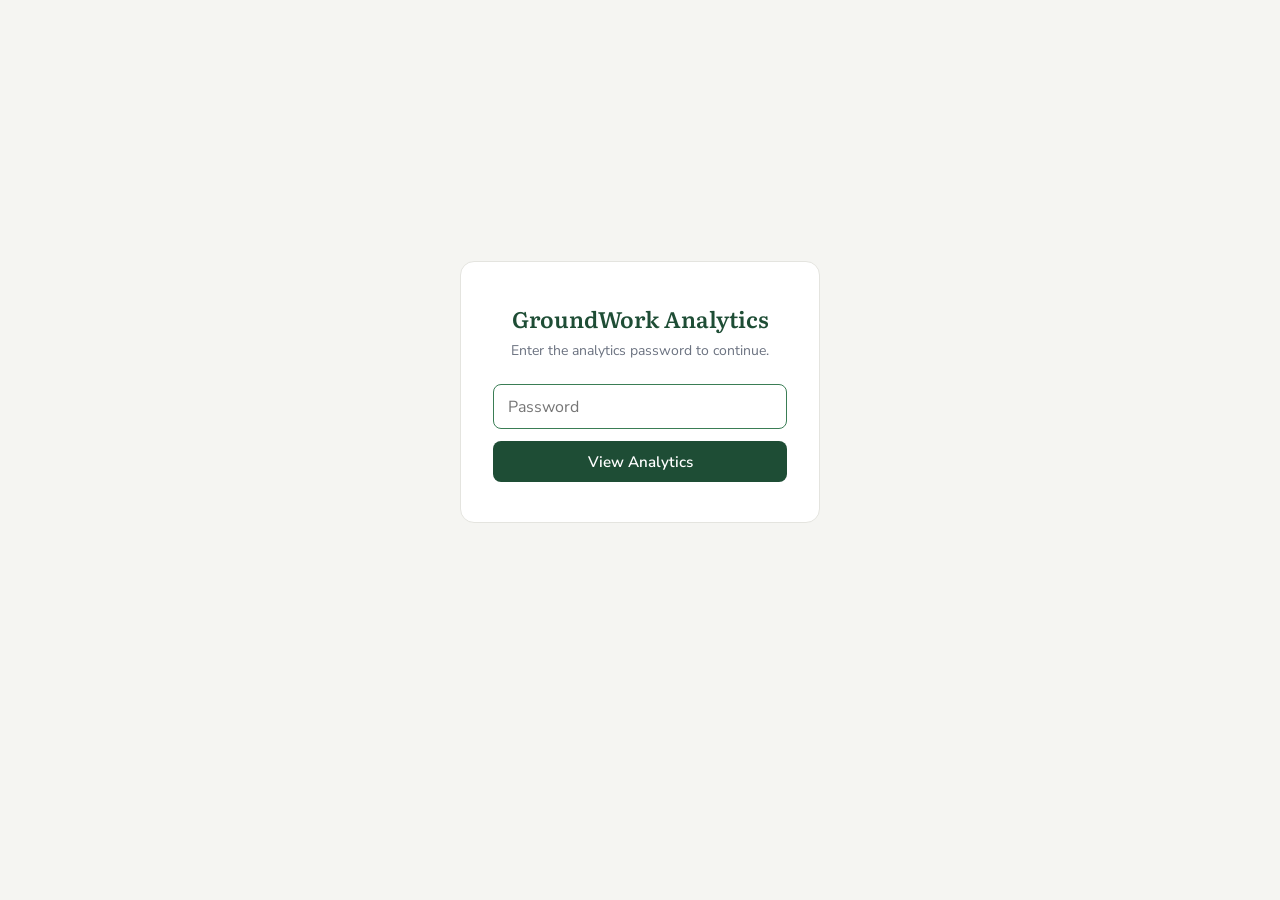
<file: frontend/analytics.html>
<!DOCTYPE html>
<html lang="en">
  <head>
    <meta charset="UTF-8" />
    <meta name="viewport" content="width=device-width, initial-scale=1.0" />
    <title>GroundWork — Analytics</title>
    <link rel="preconnect" href="https://fonts.googleapis.com" />
    <link rel="preconnect" href="https://fonts.gstatic.com" crossorigin />
    <link
      href="https://fonts.googleapis.com/css2?family=Literata:ital,opsz,wght@0,7..72,300..700;1,7..72,300..700&family=Nunito+Sans:wght@400;600;700&display=swap"
      rel="stylesheet"
    />
    <style>
      *, *::before, *::after { box-sizing: border-box; margin: 0; padding: 0; }

      body {
        font-family: "Nunito Sans", sans-serif;
        background: #f5f5f2;
        color: #1a1a18;
        min-height: 100vh;
        padding: 2rem 1rem 4rem;
      }

      /* ── Login ── */
      .login-wrap {
        display: flex;
        align-items: center;
        justify-content: center;
        min-height: 80vh;
      }
      .login-card {
        background: #fff;
        border: 1px solid #e4e4df;
        border-radius: 14px;
        padding: 2.5rem 2rem;
        width: 100%;
        max-width: 360px;
        text-align: center;
      }
      .login-card h1 {
        font-family: "Literata", serif;
        font-size: 1.4rem;
        font-weight: 600;
        color: #1e4d35;
        margin-bottom: 0.4rem;
      }
      .login-card p {
        font-size: 0.875rem;
        color: #6b7280;
        margin-bottom: 1.5rem;
      }
      .login-input {
        width: 100%;
        padding: 0.65rem 0.9rem;
        border: 1px solid #d1d5db;
        border-radius: 8px;
        font-size: 1rem;
        font-family: inherit;
        margin-bottom: 0.75rem;
        outline: none;
        transition: border-color 0.15s;
      }
      .login-input:focus { border-color: #3a7d55; }
      .login-btn {
        width: 100%;
        padding: 0.65rem;
        background: #1e4d35;
        color: #fff;
        border: none;
        border-radius: 8px;
        font-size: 0.95rem;
        font-family: inherit;
        font-weight: 600;
        cursor: pointer;
        transition: background 0.15s;
      }
      .login-btn:hover { background: #2a6347; }
      .login-error {
        margin-top: 0.75rem;
        font-size: 0.85rem;
        color: #dc2626;
      }

      /* ── Dashboard ── */
      .page-header {
        max-width: 900px;
        margin: 0 auto 2.5rem;
        display: flex;
        align-items: baseline;
        gap: 1rem;
        flex-wrap: wrap;
      }
      .page-header h1 {
        font-family: "Literata", serif;
        font-size: 1.75rem;
        font-weight: 600;
        color: #1e4d35;
      }
      .page-header a {
        font-size: 0.85rem;
        color: #3a7d55;
        text-decoration: none;
      }
      .page-header a:hover { text-decoration: underline; }
      .header-actions { margin-left: auto; display: flex; gap: 0.5rem; }
      .btn-sm {
        padding: 0.4rem 1rem;
        border: none;
        border-radius: 6px;
        font-size: 0.85rem;
        font-family: inherit;
        cursor: pointer;
      }
      .btn-primary { background: #1e4d35; color: #fff; }
      .btn-primary:hover { background: #2a6347; }
      .btn-ghost { background: transparent; color: #6b7280; border: 1px solid #d1d5db; }
      .btn-ghost:hover { background: #f3f3f0; }

      .grid {
        max-width: 900px;
        margin: 0 auto;
        display: grid;
        grid-template-columns: repeat(auto-fit, minmax(200px, 1fr));
        gap: 1rem;
        margin-bottom: 1.5rem;
      }
      .card {
        background: #fff;
        border-radius: 12px;
        padding: 1.25rem 1.5rem;
        border: 1px solid #e4e4df;
      }
      .stat-card .label {
        font-size: 0.78rem;
        font-weight: 700;
        text-transform: uppercase;
        letter-spacing: 0.06em;
        color: #6b7280;
        margin-bottom: 0.35rem;
      }
      .stat-card .value {
        font-family: "Literata", serif;
        font-size: 2.2rem;
        font-weight: 600;
        color: #1e4d35;
        line-height: 1;
      }
      .stat-card .sub { font-size: 0.8rem; color: #6b7280; margin-top: 0.3rem; }

      .section { max-width: 900px; margin: 0 auto 1.5rem; }
      .section-title {
        font-size: 0.78rem;
        font-weight: 700;
        text-transform: uppercase;
        letter-spacing: 0.06em;
        color: #6b7280;
        margin-bottom: 0.75rem;
      }

      .bar-list { display: flex; flex-direction: column; gap: 0.5rem; }
      .bar-row {
        display: grid;
        grid-template-columns: 9rem 1fr 3rem;
        align-items: center;
        gap: 0.6rem;
        font-size: 0.875rem;
      }
      .bar-row .key {
        white-space: nowrap;
        overflow: hidden;
        text-overflow: ellipsis;
        color: #374151;
        font-weight: 600;
      }
      .bar-track { background: #e9ede9; border-radius: 4px; height: 8px; overflow: hidden; }
      .bar-fill {
        height: 100%;
        background: #3a7d55;
        border-radius: 4px;
        transition: width 0.4s ease;
      }
      .bar-row .count { text-align: right; color: #6b7280; font-size: 0.82rem; }

      .two-col {
        max-width: 900px;
        margin: 0 auto 1.5rem;
        display: grid;
        grid-template-columns: 1fr 1fr;
        gap: 1rem;
      }
      @media (max-width: 600px) { .two-col { grid-template-columns: 1fr; } }

      .event-table { width: 100%; border-collapse: collapse; font-size: 0.875rem; }
      .event-table th {
        text-align: left;
        font-size: 0.75rem;
        font-weight: 700;
        text-transform: uppercase;
        letter-spacing: 0.05em;
        color: #9ca3af;
        padding-bottom: 0.5rem;
        border-bottom: 1px solid #e4e4df;
      }
      .event-table td {
        padding: 0.45rem 0;
        border-bottom: 1px solid #f3f3f0;
        color: #374151;
      }
      .event-table td:last-child { text-align: right; color: #6b7280; }

      .feedback-summary {
        display: flex;
        gap: 1rem;
        margin-bottom: 1rem;
        flex-wrap: wrap;
      }
      .feedback-stat {
        flex: 1;
        min-width: 120px;
        background: #f9faf9;
        border: 1px solid #e4e4df;
        border-radius: 8px;
        padding: 0.75rem 1rem;
        text-align: center;
      }
      .feedback-stat .fs-value {
        font-family: "Literata", serif;
        font-size: 1.6rem;
        font-weight: 600;
        color: #1e4d35;
        line-height: 1;
      }
      .feedback-stat .fs-label {
        font-size: 0.75rem;
        color: #6b7280;
        margin-top: 0.2rem;
      }
      .feedback-asp-row {
        display: grid;
        grid-template-columns: 9rem 1fr auto auto;
        align-items: center;
        gap: 0.5rem;
        font-size: 0.85rem;
        padding: 0.3rem 0;
        border-bottom: 1px solid #f3f3f0;
      }
      .feedback-asp-row:last-child { border-bottom: none; }
      .thumb-pill {
        display: inline-flex;
        align-items: center;
        gap: 3px;
        padding: 0.15rem 0.5rem;
        border-radius: 20px;
        font-size: 0.78rem;
        font-weight: 700;
      }
      .thumb-pill--up { background: #dcfce7; color: #166534; }
      .thumb-pill--down { background: #fee2e2; color: #991b1b; }

      .comment-list { display: flex; flex-direction: column; gap: 0.75rem; }
      .comment-card {
        background: #f9faf9;
        border: 1px solid #e4e4df;
        border-radius: 8px;
        padding: 0.75rem 1rem;
      }
      .comment-card__meta {
        display: flex;
        align-items: center;
        gap: 0.5rem;
        margin-bottom: 0.35rem;
        font-size: 0.78rem;
        color: #6b7280;
      }
      .comment-card__text { font-size: 0.875rem; color: #374151; }

      .daily-chart {
        display: flex;
        align-items: flex-end;
        gap: 4px;
        height: 80px;
      }
      .day-bar-wrap {
        flex: 1;
        display: flex;
        flex-direction: column;
        align-items: center;
        gap: 4px;
        height: 100%;
        justify-content: flex-end;
      }
      .day-bar {
        width: 100%;
        background: #3a7d55;
        border-radius: 3px 3px 0 0;
        min-height: 2px;
      }
      .day-label { font-size: 0.65rem; color: #9ca3af; white-space: nowrap; }

      .status { color: #6b7280; font-size: 0.9rem; text-align: center; padding: 3rem 0; }
    </style>
  </head>
  <body>

    <!-- Login screen -->
    <div class="login-wrap" id="login-screen">
      <div class="login-card">
        <h1>GroundWork Analytics</h1>
        <p>Enter the analytics password to continue.</p>
        <form id="login-form" onsubmit="handleLogin(); return false;">
          <input type="text" name="username" value="analytics" autocomplete="username" style="display:none" aria-hidden="true" />
          <input
            type="password"
            class="login-input"
            id="password-input"
            placeholder="Password"
            autocomplete="current-password"
          />
          <button type="submit" class="login-btn" id="login-btn">View Analytics</button>
        </form>
        <p class="login-error" id="login-error" hidden>Incorrect password. Try again.</p>
      </div>
    </div>

    <!-- Dashboard (hidden until authenticated) -->
    <div id="dashboard" hidden>
      <div class="page-header">
        <h1>GroundWork — Usage Analytics</h1>
        <a href="/">← Back to app</a>
        <div class="header-actions">
          <button class="btn-sm btn-ghost" id="logout-btn">Log out</button>
          <button class="btn-sm btn-primary" id="refresh-btn">Refresh</button>
        </div>
      </div>
      <div id="content"><p class="status">Loading…</p></div>
    </div>

    <script>
      const SESSION_KEY = "analytics_token";

      function getToken() {
        return sessionStorage.getItem(SESSION_KEY) || "";
      }

      function esc(s) {
        return String(s).replace(/&/g, "&amp;").replace(/</g, "&lt;").replace(/>/g, "&gt;");
      }

      async function load() {
        const token = getToken();
        const content = document.getElementById("content");
        content.innerHTML = '<p class="status">Loading…</p>';
        try {
          const res = await fetch(`/api/analytics/summary?token=${encodeURIComponent(token)}`);
          if (res.status === 401) {
            sessionStorage.removeItem(SESSION_KEY);
            showLogin("Incorrect password. Try again.");
            return;
          }
          if (!res.ok) throw new Error(`HTTP ${res.status}`);
          const d = await res.json();
          render(d);
        } catch (e) {
          content.innerHTML = `<p class="status" style="color:#dc2626">Error: ${esc(e.message)}</p>`;
        }
      }

      function showLogin(errorMsg) {
        document.getElementById("login-screen").hidden = false;
        document.getElementById("dashboard").hidden = true;
        const err = document.getElementById("login-error");
        if (errorMsg) {
          err.textContent = errorMsg;
          err.hidden = false;
        } else {
          err.hidden = true;
        }
        document.getElementById("password-input").value = "";
        document.getElementById("password-input").focus();
      }

      function showDashboard() {
        document.getElementById("login-screen").hidden = true;
        document.getElementById("dashboard").hidden = false;
        load();
      }

      async function handleLogin() {
        const pw = document.getElementById("password-input").value;
        if (!pw) return;
        const btn = document.getElementById("login-btn");
        btn.textContent = "Checking…";
        btn.disabled = true;
        try {
          const res = await fetch(`/api/analytics/summary?token=${encodeURIComponent(pw)}`);
          if (res.status === 401) {
            document.getElementById("login-error").hidden = false;
            document.getElementById("login-error").textContent = "Incorrect password. Try again.";
          } else if (res.ok) {
            sessionStorage.setItem(SESSION_KEY, pw);
            showDashboard();
          } else {
            document.getElementById("login-error").hidden = false;
            document.getElementById("login-error").textContent = `Error: HTTP ${res.status}`;
          }
        } catch (e) {
          document.getElementById("login-error").hidden = false;
          document.getElementById("login-error").textContent = e.message;
        } finally {
          btn.textContent = "View Analytics";
          btn.disabled = false;
        }
      }

      document.getElementById("refresh-btn").addEventListener("click", load);
      document.getElementById("logout-btn").addEventListener("click", () => {
        sessionStorage.removeItem(SESSION_KEY);
        showLogin();
      });

      function barList(obj, maxItems) {
        const entries = Object.entries(obj).slice(0, maxItems || 10);
        if (!entries.length) return "<p style='color:#9ca3af;font-size:.85rem'>No data yet</p>";
        const max = Math.max(...entries.map(([, v]) => v), 1);
        return `<div class="bar-list">${entries.map(([k, v]) => `
          <div class="bar-row">
            <span class="key" title="${esc(k)}">${esc(k)}</span>
            <div class="bar-track"><div class="bar-fill" style="width:${Math.round(v / max * 100)}%"></div></div>
            <span class="count">${v}</span>
          </div>`).join("")}</div>`;
      }

      function dailyChart(daily) {
        const entries = Object.entries(daily);
        if (!entries.length) return "<p style='color:#9ca3af;font-size:.85rem'>No data yet</p>";
        const max = Math.max(...entries.map(([, v]) => v), 1);
        return `<div class="daily-chart">${entries.map(([day, count]) => {
          const pct = Math.max(Math.round(count / max * 100), 2);
          return `<div class="day-bar-wrap">
            <div class="day-bar" style="height:${pct}%" title="${day}: ${count}"></div>
            <span class="day-label">${day.slice(5)}</span>
          </div>`;
        }).join("")}</div>`;
      }

      function renderFeedbackSection(fb) {
        if (!fb) return "";
        const satColor = fb.satisfaction_pct === null ? "#6b7280"
          : fb.satisfaction_pct >= 70 ? "#1e4d35"
          : fb.satisfaction_pct >= 40 ? "#b45309" : "#dc2626";
        const satDisplay = fb.satisfaction_pct === null ? "—" : `${fb.satisfaction_pct}%`;

        const byAspHtml = Object.entries(fb.by_aspiration).length
          ? Object.entries(fb.by_aspiration).map(([aid, counts]) => `
              <div class="feedback-asp-row">
                <span style="overflow:hidden;text-overflow:ellipsis;white-space:nowrap;font-weight:600;color:#374151" title="${esc(aid)}">${esc(aid)}</span>
                <span></span>
                <span class="thumb-pill thumb-pill--up">👍 ${counts.up || 0}</span>
                <span class="thumb-pill thumb-pill--down">👎 ${counts.down || 0}</span>
              </div>`).join("")
          : "<p style='color:#9ca3af;font-size:.85rem'>No feedback yet</p>";

        const commentsHtml = fb.recent_comments.length
          ? `<div class="comment-list">${fb.recent_comments.map(c => `
              <div class="comment-card">
                <div class="comment-card__meta">
                  <span class="thumb-pill ${c.rating === 'up' ? 'thumb-pill--up' : 'thumb-pill--down'}">${c.rating === 'up' ? '👍 Helpful' : '👎 Not helpful'}</span>
                  ${c.transformation_name ? `<span>${esc(c.transformation_name)}</span>` : ""}
                  ${c.created_at ? `<span style="margin-left:auto">${c.created_at.slice(0,10)}</span>` : ""}
                </div>
                <p class="comment-card__text">${esc(c.comment)}</p>
              </div>`).join("")}</div>`
          : "<p style='color:#9ca3af;font-size:.85rem'>No comments yet</p>";

        return `
          <div class="section">
            <div class="section-title">Report Feedback</div>
            <div class="card">
              <div class="feedback-summary">
                <div class="feedback-stat">
                  <div class="fs-value">${fb.total}</div>
                  <div class="fs-label">Total ratings</div>
                </div>
                <div class="feedback-stat">
                  <div class="fs-value" style="color:#166534">👍 ${fb.thumbs_up}</div>
                  <div class="fs-label">Helpful</div>
                </div>
                <div class="feedback-stat">
                  <div class="fs-value" style="color:#991b1b">👎 ${fb.thumbs_down}</div>
                  <div class="fs-label">Not helpful</div>
                </div>
                <div class="feedback-stat">
                  <div class="fs-value" style="color:${satColor}">${satDisplay}</div>
                  <div class="fs-label">Satisfaction</div>
                </div>
              </div>
              <p style="font-size:.78rem;font-weight:700;text-transform:uppercase;letter-spacing:.06em;color:#6b7280;margin-bottom:.6rem">By Aspiration</p>
              ${byAspHtml}
            </div>
          </div>

          <div class="section">
            <div class="section-title">Recent Comments</div>
            <div class="card">${commentsHtml}</div>
          </div>
        `;
      }

      function render(d) {
        const completionColor = d.completion_rate_pct >= 50 ? "#1e4d35"
          : d.completion_rate_pct >= 25 ? "#b45309" : "#dc2626";
        document.getElementById("content").innerHTML = `
          <div class="grid">
            <div class="card stat-card">
              <div class="label">Total Events</div>
              <div class="value">${d.total_events.toLocaleString()}</div>
            </div>
            <div class="card stat-card">
              <div class="label">Stress Tests Run</div>
              <div class="value">${d.stress_tests_submitted.toLocaleString()}</div>
            </div>
            <div class="card stat-card">
              <div class="label">Reports Generated</div>
              <div class="value">${d.stress_tests_completed.toLocaleString()}</div>
            </div>
            <div class="card stat-card">
              <div class="label">Completion Rate</div>
              <div class="value" style="color:${completionColor}">${d.completion_rate_pct}%</div>
              <div class="sub">tests → reports</div>
            </div>
          </div>

          <div class="section">
            <div class="section-title">Events — last 14 days</div>
            <div class="card">${dailyChart(d.daily_events_last_14d)}</div>
          </div>

          <div class="two-col">
            <div class="section">
              <div class="section-title">Top Aspirations Selected</div>
              <div class="card">${barList(d.top_aspirations_selected)}</div>
            </div>
            <div class="section">
              <div class="section-title">Top Aspirations Completed</div>
              <div class="card">${barList(d.top_aspirations_completed)}</div>
            </div>
          </div>

          <div class="two-col">
            <div class="section">
              <div class="section-title">All Events</div>
              <div class="card">
                <table class="event-table">
                  <thead><tr><th>Event</th><th>Count</th></tr></thead>
                  <tbody>${Object.entries(d.by_event).map(([k, v]) =>
                    `<tr><td>${esc(k)}</td><td>${v.toLocaleString()}</td></tr>`
                  ).join("") || '<tr><td colspan="2" style="color:#9ca3af">No events yet</td></tr>'}</tbody>
                </table>
              </div>
            </div>
            <div class="section">
              <div class="section-title">Confidence Distribution</div>
              <div class="card">${barList(d.confidence_distribution)}</div>
            </div>
          </div>

          ${renderFeedbackSection(d.feedback)}
        `;
      }

      // On load — if token is cached in sessionStorage, go straight to dashboard
      if (getToken()) {
        showDashboard();
      } else {
        showLogin();
      }
    </script>
  </body>
</html>
</file>
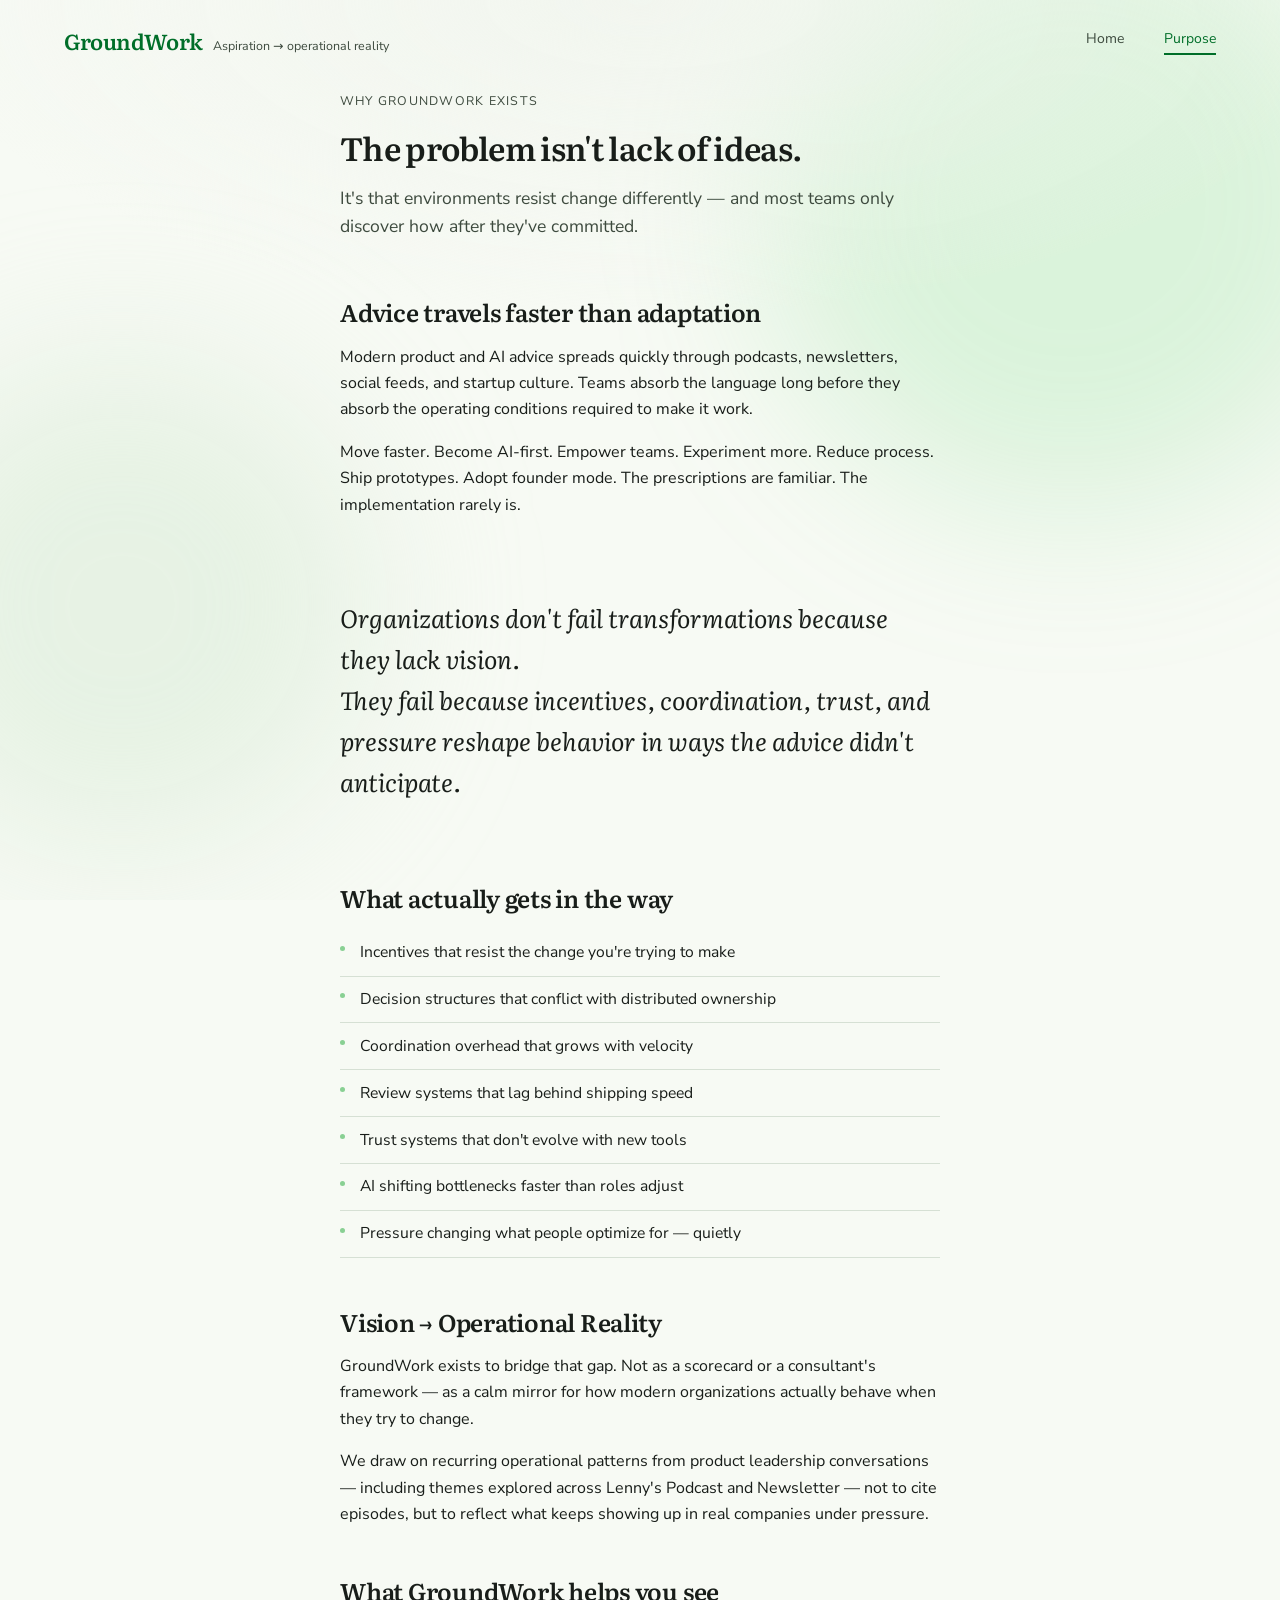
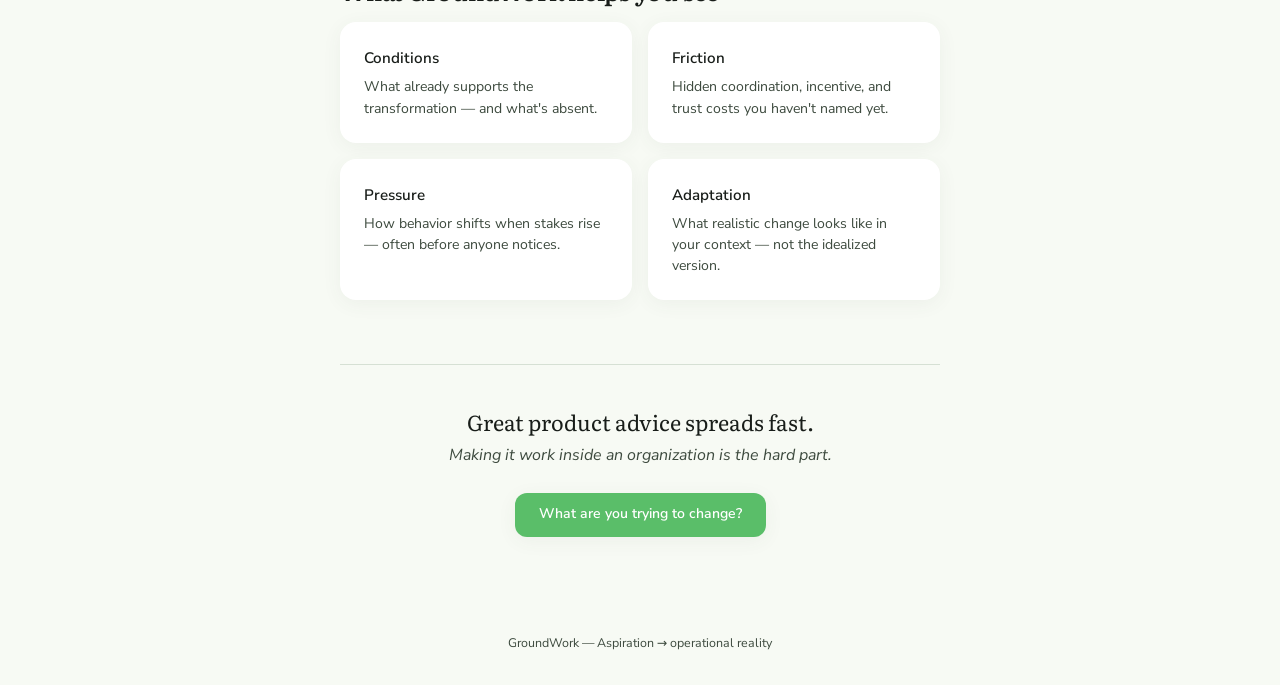
<file: frontend/why.html>
<!DOCTYPE html>
<html lang="en">
  <head>
    <meta charset="UTF-8" />
    <meta name="viewport" content="width=device-width, initial-scale=1.0" />
    <title>Why GroundWork exists — Aspiration → operational reality</title>
    <link rel="preconnect" href="https://fonts.googleapis.com" />
    <link rel="preconnect" href="https://fonts.gstatic.com" crossorigin />
    <link
      href="https://fonts.googleapis.com/css2?family=Literata:ital,opsz,wght@0,7..72,400;0,7..72,600;1,7..72,400&family=Nunito+Sans:ital,wght@0,400;0,500;0,600;0,700;1,400&display=swap"
      rel="stylesheet"
    />
    <link rel="stylesheet" href="styles.css" />
  </head>
  <body class="groundwork groundwork--why" data-phase="manifesto">
    <div class="ambient" aria-hidden="true">
      <div class="ambient__orb ambient__orb--a"></div>
      <div class="ambient__orb ambient__orb--b"></div>
      <div class="ambient__mesh"></div>
    </div>

    <header class="site-header">
      <a href="/" class="brand" aria-label="GroundWork home">
        <span class="brand__name">GroundWork</span>
        <span class="brand__tag">Aspiration → operational reality</span>
      </a>
      <nav class="site-nav site-nav--marketing" aria-label="Main">
        <a href="/" class="nav-link">Home</a>
        <a href="/#purpose" class="nav-link nav-link--active">Purpose</a>
      </nav>
    </header>

    <main class="why-page">
      <article class="why-manifesto">
        <header class="why-hero">
          <p class="why-hero__eyebrow">Why GroundWork exists</p>
          <h1 class="why-hero__title">The problem isn't lack of ideas.</h1>
          <p class="why-hero__lead">
            It's that environments resist change differently — and most teams only discover
            how after they've committed.
          </p>
        </header>

        <section class="why-section">
          <h2>Advice travels faster than adaptation</h2>
          <p>
            Modern product and AI advice spreads quickly through podcasts, newsletters, social
            feeds, and startup culture. Teams absorb the language long before they absorb the
            operating conditions required to make it work.
          </p>
          <p>
            Move faster. Become AI-first. Empower teams. Experiment more. Reduce process.
            Ship prototypes. Adopt founder mode. The prescriptions are familiar. The
            implementation rarely is.
          </p>
        </section>

        <section class="why-section why-section--pull">
          <p class="why-pull">
            Organizations don't fail transformations because they lack vision.<br />
            They fail because incentives, coordination, trust, and pressure reshape behavior
            in ways the advice didn't anticipate.
          </p>
        </section>

        <section class="why-section">
          <h2>What actually gets in the way</h2>
          <ul class="why-tensions">
            <li>Incentives that resist the change you're trying to make</li>
            <li>Decision structures that conflict with distributed ownership</li>
            <li>Coordination overhead that grows with velocity</li>
            <li>Review systems that lag behind shipping speed</li>
            <li>Trust systems that don't evolve with new tools</li>
            <li>AI shifting bottlenecks faster than roles adjust</li>
            <li>Pressure changing what people optimize for — quietly</li>
          </ul>
        </section>

        <section class="why-section">
          <h2>Vision → Operational Reality</h2>
          <p>
            GroundWork exists to bridge that gap. Not as a scorecard or a consultant's framework —
            as a calm mirror for how modern organizations actually behave when they try to
            change.
          </p>
          <p>
            We draw on recurring operational patterns from product leadership conversations —
            including themes explored across Lenny's Podcast and Newsletter — not to cite
            episodes, but to reflect what keeps showing up in real companies under pressure.
          </p>
        </section>

        <section class="why-section why-section--closing">
          <h2>What GroundWork helps you see</h2>
          <div class="why-grid">
            <div class="why-card">
              <h3>Conditions</h3>
              <p>What already supports the transformation — and what's absent.</p>
            </div>
            <div class="why-card">
              <h3>Friction</h3>
              <p>Hidden coordination, incentive, and trust costs you haven't named yet.</p>
            </div>
            <div class="why-card">
              <h3>Pressure</h3>
              <p>How behavior shifts when stakes rise — often before anyone notices.</p>
            </div>
            <div class="why-card">
              <h3>Adaptation</h3>
              <p>What realistic change looks like in your context — not the idealized version.</p>
            </div>
          </div>
        </section>

        <footer class="why-cta">
          <p class="why-cta__line">Great product advice spreads fast.</p>
          <p class="why-cta__sub">Making it work inside an organization is the hard part.</p>
          <a href="/" class="btn btn-primary">What are you trying to change?</a>
        </footer>
      </article>
    </main>

    <footer class="site-footer">
      <p>GroundWork — Aspiration → operational reality</p>
    </footer>
  </body>
</html>
</file>
<file: frontend/styles.css>
/* GroundWork — Terra design system (Rooted Warmth) */

:root {
  /* Terra tokens */
  --terra-bg: #f7faf4;
  --terra-surface-low: #f1f5ee;
  --terra-surface: #ecefe9;
  --terra-surface-high: #e6e9e3;
  --terra-surface-solid: #ffffff;
  --terra-on-surface: #181d19;
  --terra-on-surface-variant: #3d4a3e;
  --terra-outline: #6d7b6d;
  --terra-outline-variant: #bccaba;
  --terra-primary: #006e29;
  --terra-primary-bright: #5abe69;
  --terra-primary-container: #d3e8d1;
  --terra-primary-fixed: #93f99d;
  --terra-secondary: #516351;
  --terra-secondary-container: #d3e8d1;
  --terra-tertiary: #5a6330;
  --terra-tertiary-container: #dee8a8;
  --terra-error: #ba1a1a;
  --terra-error-container: #ffdad6;

  /* App aliases */
  --bg: var(--terra-bg);
  --surface: var(--terra-surface-low);
  --surface-solid: var(--terra-surface-solid);
  --text: var(--terra-on-surface);
  --muted: var(--terra-on-surface-variant);
  --border: rgba(188, 202, 186, 0.55);
  --accent: var(--terra-primary);
  --accent-bright: var(--terra-primary-bright);
  --accent-soft: var(--terra-primary-container);
  --accent-warm: var(--terra-tertiary);
  --success: var(--terra-primary);
  --warning: var(--terra-tertiary);
  --danger: var(--terra-error);

  --radius-sm: 0.25rem;
  --radius: 0.75rem;
  --radius-lg: 1rem;
  --radius-xl: 1.5rem;
  --radius-btn: 12px;
  --radius-card: 16px;
  --shadow-soft: 0 4px 20px rgba(74, 78, 74, 0.06);
  --shadow-card: 0 4px 20px rgba(74, 78, 74, 0.06);
  --font: "Nunito Sans", system-ui, -apple-system, sans-serif;
  --font-serif: "Literata", Georgia, "Times New Roman", serif;
  --glow-a: rgba(119, 220, 131, 0.22);
  --glow-b: rgba(211, 232, 209, 0.45);
  --max: 1080px;
  --ease: cubic-bezier(0.22, 1, 0.36, 1);
  --line-body: 1.6;
  --line-headline: 1.3;
}

/* Per-transformation ambient — earthy greens, never neon */
body[data-theme="velocity"] {
  --glow-a: rgba(99, 199, 113, 0.28);
  --glow-b: rgba(222, 232, 168, 0.35);
}
body[data-theme="ownership"] {
  --glow-a: rgba(119, 220, 131, 0.24);
  --glow-b: rgba(211, 232, 209, 0.42);
}
body[data-theme="ai"],
body[data-theme="workflow"],
body[data-theme="trust"] {
  --glow-a: rgba(81, 99, 81, 0.18);
  --glow-b: rgba(174, 184, 124, 0.32);
}
body[data-theme="experiment"],
body[data-theme="innovation"] {
  --glow-a: rgba(174, 184, 124, 0.3);
  --glow-b: rgba(211, 232, 209, 0.38);
}
body[data-theme="cohesion"],
body[data-theme="roadmap"] {
  --glow-a: rgba(211, 232, 209, 0.5);
  --glow-b: rgba(230, 233, 227, 0.6);
}
body[data-theme="performance"],
body[data-theme="execution"] {
  --glow-a: rgba(0, 110, 41, 0.12);
  --glow-b: rgba(211, 232, 209, 0.4);
}
body[data-theme="plg"] {
  --glow-a: rgba(119, 220, 131, 0.2);
  --glow-b: rgba(241, 245, 238, 0.55);
}

*,
*::before,
*::after {
  box-sizing: border-box;
}

html {
  scroll-behavior: smooth;
}

body.groundwork {
  margin: 0;
  font-family: var(--font);
  font-size: 16px;
  background: var(--bg);
  color: var(--text);
  line-height: var(--line-body);
  min-height: 100vh;
  display: flex;
  flex-direction: column;
  -webkit-font-smoothing: antialiased;
}

/* Atmospheric background */
.ambient {
  position: fixed;
  inset: 0;
  z-index: 0;
  pointer-events: none;
  overflow: hidden;
}

.ambient__orb {
  position: absolute;
  border-radius: 50%;
  filter: blur(80px);
  transition: transform 1.2s var(--ease), opacity 1s var(--ease);
}

.ambient__orb--a {
  width: 55vw;
  height: 55vw;
  max-width: 620px;
  max-height: 620px;
  top: -12%;
  right: -8%;
  background: var(--glow-a);
}

.ambient__orb--b {
  width: 45vw;
  height: 45vw;
  max-width: 500px;
  max-height: 500px;
  bottom: 5%;
  left: -10%;
  background: var(--glow-b);
}

.ambient__mesh {
  position: absolute;
  inset: 0;
  background: radial-gradient(
    ellipse 80% 50% at 50% 0%,
    rgba(241, 245, 238, 0.85),
    transparent 70%
  );
}

body.is-exploring .ambient__orb--a {
  transform: translate(-8%, 6%) scale(1.08);
}

body.is-exploring .ambient__orb--b {
  transform: translate(6%, -4%) scale(1.05);
}

/* Header */
.site-header {
  position: relative;
  z-index: 10;
  padding: 1.5rem clamp(2rem, 6vw, 4rem);
  display: grid;
  grid-template-columns: 1fr auto 1fr;
  align-items: center;
  gap: 1rem;
}

.brand {
  display: flex;
  align-items: baseline;
  gap: 0.65rem;
  text-decoration: none;
  color: inherit;
  justify-self: start;
}

.brand__name {
  font-family: var(--font-serif);
  font-size: 1.35rem;
  font-weight: 600;
  letter-spacing: -0.02em;
  color: var(--terra-primary);
}

body[data-phase="landing"] .brand__tag {
  display: none;
}

.brand__tag {
  font-size: 0.78rem;
  color: var(--muted);
  font-weight: 400;
}

.site-nav--marketing {
  justify-self: center;
  display: flex;
  align-items: center;
  gap: 2.5rem;
}

body[data-phase="landing"] .site-header {
  grid-template-columns: 1fr auto 1fr;
}

body:not([data-phase="landing"]) .site-header {
  display: flex;
  justify-content: space-between;
  flex-wrap: wrap;
  align-items: center;
}

body:not([data-phase="landing"]) .brand {
  justify-self: auto;
}

@media (max-width: 720px) {
  .site-header {
    padding: 1rem clamp(1.25rem, 4vw, 2rem);
    gap: 0.75rem;
  }

  body[data-phase="landing"] .site-header {
    grid-template-columns: 1fr auto;
  }

  body[data-phase="landing"] .site-nav--marketing {
    grid-column: 2;
    justify-self: end;
    gap: clamp(1rem, 4vw, 1.5rem);
  }

  body[data-phase="landing"] .brand__name {
    font-size: 1.2rem;
  }
}

@media (max-width: 400px) {
  body[data-phase="landing"] .site-header {
    grid-template-columns: 1fr;
    grid-template-rows: auto auto;
    justify-items: center;
    text-align: center;
  }

  body[data-phase="landing"] .brand {
    justify-self: center;
  }

  body[data-phase="landing"] .site-nav--marketing {
    grid-column: 1;
    justify-self: center;
  }
}

.nav-link {
  font-family: var(--font);
  font-size: 0.875rem;
  font-weight: 400;
  color: var(--muted);
  text-decoration: none;
  transition: color 0.2s;
  padding-bottom: 0.15rem;
  border-bottom: 2px solid transparent;
}

.nav-link:hover {
  color: var(--terra-primary);
}

.nav-link--active {
  color: var(--terra-primary);
  border-bottom-color: var(--terra-primary);
}

.btn-header {
  justify-self: end;
  padding: 0.65rem 1.35rem;
  font-size: 0.875rem;
  background: var(--terra-primary);
  color: #ffffff;
  border-radius: 6px;
  text-decoration: none;
  box-shadow: none;
}

.btn-header:hover {
  background: #005a22;
  transform: none;
}

.btn-header--ghost {
  background: var(--terra-primary);
  color: #ffffff;
}

body[data-phase="calibrate"] .site-nav--marketing {
  display: none !important;
}

body[data-phase="calibrate"] .brand__tag {
  display: inline;
}

#app {
  position: relative;
  z-index: 1;
  flex: 1;
  width: 100%;
  max-width: var(--max);
  margin: 0 auto;
  padding: 0 clamp(1.25rem, 5vw, 4rem) clamp(2.5rem, 8vw, 4rem);
}

body[data-phase="landing"] {
  background: #fafbf8;
}

body[data-phase="landing"] .ambient {
  opacity: 0.4;
}

body[data-phase="landing"] #app {
  max-width: 72rem;
  padding-left: clamp(1.25rem, 5vw, 3rem);
  padding-right: clamp(1.25rem, 5vw, 3rem);
}

.section-eyebrow {
  margin: 0 0 0.65rem;
  font-size: 0.68rem;
  font-weight: 600;
  letter-spacing: 0.14em;
  text-transform: uppercase;
  color: var(--muted);
}

/* One step visible at a time — never stack in scroll */
.step[hidden] {
  display: none !important;
}

#app > .step:not([hidden]) {
  width: 100%;
}

/* ——— Landing hero (reference spacing) ——— */
.landing-view {
  display: flex;
  flex-direction: column;
  align-items: center;
  width: 100%;
  transition: opacity 0.5s var(--ease);
}

.hero {
  width: 100%;
  max-width: 52rem;
  margin: 0 auto;
  padding: clamp(2rem, 8vh, 4.5rem) 0 clamp(2.5rem, 8vh, 4rem);
  text-align: center;
  transition: opacity 0.6s var(--ease), transform 0.6s var(--ease), margin 0.6s var(--ease);
}

.hero-dataset-tag {
  display: inline-flex;
  align-items: center;
  gap: 0.45rem;
  margin: 0 auto clamp(1.5rem, 4vh, 2.25rem);
  padding: 0.4rem 0.85rem 0.4rem 0.55rem;
  font-size: 0.75rem;
  font-weight: 600;
  letter-spacing: 0.02em;
  color: var(--muted);
  background: var(--terra-surface-solid);
  border: 1px solid var(--border);
  border-radius: 999px;
  box-shadow: var(--shadow-soft);
}

.hero-dataset-tag__icon {
  display: block;
  width: 1.35rem;
  height: 1.35rem;
  object-fit: contain;
  flex-shrink: 0;
}

body.is-exploring .hero {
  opacity: 0;
  transform: translateY(-12px);
  pointer-events: none;
  height: 0;
  margin: 0;
  padding: 0;
  overflow: hidden;
}

.hero__headline {
  margin: 0 0 clamp(2rem, 5vh, 2.75rem);
}

.hero__title {
  margin: 0;
  font-family: var(--font-serif);
  font-size: clamp(2rem, 4.8vw, 3rem);
  font-weight: 600;
  line-height: 1.2;
  letter-spacing: -0.025em;
  color: var(--terra-primary);
}

.hero__line {
  margin: 0.15rem 0 0;
  font-family: var(--font-serif);
  font-size: clamp(1.85rem, 4.2vw, 2.75rem);
  font-weight: 400;
  font-style: normal;
  line-height: 1.22;
  letter-spacing: -0.025em;
  color: var(--terra-on-surface-variant);
}

.hero__sub {
  margin: 0 auto clamp(2.25rem, 5vh, 3rem);
  font-family: var(--font);
  font-size: clamp(0.9375rem, 2vw, 1rem);
  font-weight: 400;
  color: var(--muted);
  line-height: 1.65;
  max-width: 34rem;
  padding: 0 0.5rem;
}

.hero__actions {
  display: flex;
  justify-content: center;
  margin: 0;
}

.btn-hero.btn-primary {
  background: var(--terra-primary);
  border-radius: 12px;
  padding: 0.95rem 2.35rem;
  min-width: 11rem;
  font-size: 0.9375rem;
  font-weight: 600;
  letter-spacing: 0.01em;
  text-decoration: none;
  color: #ffffff;
  box-shadow: none;
}

.btn-hero.btn-primary:hover,
.btn-hero.btn-primary:focus-visible {
  background: #005a22;
  text-decoration: none;
  color: #ffffff;
  transform: none;
}

@media (max-width: 640px) {
  .hero {
    padding-top: clamp(1.75rem, 6vh, 3rem);
    padding-bottom: clamp(2rem, 6vh, 3rem);
  }

  .hero__title {
    font-size: clamp(1.75rem, 7vw, 2.15rem);
  }

  .hero__line {
    font-size: clamp(1.55rem, 6vw, 1.9rem);
  }

  .hero__sub {
    font-size: 0.9375rem;
    line-height: 1.6;
  }

  .btn-hero.btn-primary {
    width: 100%;
    max-width: 16rem;
  }
}

/* ——— Transformations section ——— */
.transformations-section {
  width: 100%;
  padding-top: clamp(1rem, 3vh, 2rem);
  scroll-margin-top: 5rem;
}

.transformations-section .section-eyebrow,
.transformations-section__title {
  text-align: center;
}

.transformations-section__title {
  margin: 0 0 clamp(1.75rem, 4vh, 2.75rem);
  font-family: var(--font-serif);
  font-size: clamp(1.35rem, 3.5vw, 1.75rem);
  font-weight: 600;
  line-height: var(--line-headline);
  color: var(--terra-primary);
  padding: 0 0.5rem;
}

@media (max-width: 720px) {
  .transform-grid {
    gap: 0.75rem;
  }

  .transform-card {
    padding: 1.1rem 1.2rem;
  }

  .transformations-section {
    scroll-margin-top: 4rem;
  }
}

body.is-exploring .landing-view {
  display: none;
}

body.is-exploring #step-1:not([hidden]) {
  display: flex;
  flex-direction: column;
  min-height: 0;
}

.transform-grid {
  display: grid;
  grid-template-columns: 1fr;
  gap: 0.85rem;
  transition: opacity 0.5s var(--ease), transform 0.5s var(--ease);
}

@media (min-width: 640px) {
  .transform-grid {
    grid-template-columns: repeat(2, 1fr);
    gap: 1rem;
  }
}

@media (min-width: 900px) {
  .transform-grid {
    grid-template-columns: repeat(3, 1fr);
    gap: 1rem;
  }
}

.transform-card {
  appearance: none;
  display: flex;
  flex-direction: column;
  align-items: flex-start;
  gap: 0.6rem;
  text-align: left;
  font: inherit;
  cursor: pointer;
  background: var(--terra-surface-solid);
  border: 1px solid var(--border);
  border-radius: var(--radius-card);
  padding: 1.25rem 1.35rem;
  min-height: 7.25rem;
  box-shadow: none;
  transition:
    transform 0.35s var(--ease),
    box-shadow 0.35s var(--ease),
    border-color 0.35s,
    opacity 0.5s var(--ease),
    background 0.35s;
}

.transform-card__icon {
  display: flex;
  align-items: center;
  justify-content: center;
  width: 2rem;
  height: 2rem;
  color: var(--terra-primary);
  flex-shrink: 0;
}

.transform-card__icon svg {
  width: 1.35rem;
  height: 1.35rem;
}

.transform-card:hover {
  transform: translateY(-2px);
  box-shadow: var(--shadow-soft);
  border-color: var(--border);
  background: var(--terra-surface-low);
}

.transform-card.is-selected {
  border-color: rgba(0, 110, 41, 0.2);
  box-shadow: 0 4px 24px rgba(74, 78, 74, 0.1);
  background: var(--terra-surface-low);
  transform: translateY(-2px);
}

.transform-card.is-dimmed {
  opacity: 0.45;
  transform: none;
}

.transform-card:focus-visible {
  outline: 2px solid var(--terra-primary-bright);
  outline-offset: 3px;
}

.transform-card__label {
  display: block;
  font-family: var(--font-serif);
  font-weight: 600;
  font-size: 1rem;
  line-height: 1.35;
  letter-spacing: -0.01em;
  color: var(--terra-primary);
}

.transform-card__subtitle {
  display: block;
  font-size: 0.86rem;
  color: var(--muted);
  font-style: italic;
  line-height: 1.45;
}

/* ——— Purpose (homepage) ——— */
.purpose-section {
  width: 100%;
  margin-top: clamp(3rem, 10vh, 5.5rem);
  padding: clamp(2.5rem, 8vw, 4.5rem) 0 clamp(1rem, 4vh, 2rem);
  scroll-margin-top: 5rem;
  border-top: 1px solid var(--border);
}

.purpose-section__inner {
  display: grid;
  grid-template-columns: 1fr;
  gap: clamp(2rem, 5vw, 3rem);
  align-items: center;
}

@media (min-width: 900px) {
  .purpose-section__inner {
    grid-template-columns: minmax(260px, 40%) 1fr;
    gap: clamp(2.5rem, 5vw, 4rem);
  }
}

.purpose-section__visual {
  margin: 0;
}

.purpose-section__visual img {
  display: block;
  width: 100%;
  max-width: 520px;
  height: auto;
  margin: 0 auto;
}

.purpose-section__content .section-eyebrow {
  text-align: left;
}

.purpose-section__title {
  margin: 0 0 1.25rem;
  font-family: var(--font-serif);
  font-size: clamp(1.35rem, 3.5vw, 1.85rem);
  font-weight: 600;
  line-height: var(--line-headline);
  color: var(--terra-primary);
}

.purpose-section__content p {
  margin: 0 0 1rem;
  font-size: 1rem;
  line-height: var(--line-body);
  color: var(--muted);
}

.purpose-quote {
  margin: 1.5rem 0;
  padding: 1.25rem 1.5rem;
  background: var(--terra-primary-container);
  border-radius: var(--radius-lg);
  border: none;
}

.purpose-quote p {
  margin: 0;
  font-family: var(--font-serif);
  font-size: clamp(1rem, 2.5vw, 1.1rem);
  font-style: italic;
  font-weight: 600;
  line-height: 1.45;
  color: var(--terra-primary);
}

/* ——— Explore (transformation detail) ——— */
body.is-exploring #app,
body[data-phase="explore"] #app {
  max-width: 72rem;
  padding-top: clamp(0.5rem, 2vh, 1.25rem);
}

.explore-view {
  width: 100%;
  padding: 0 0 3rem;
  animation: fadeUp 0.6s var(--ease) both;
}

@keyframes fadeUp {
  from {
    opacity: 0;
    transform: translateY(12px);
  }
  to {
    opacity: 1;
    transform: translateY(0);
  }
}

.explore-back {
  margin: 0 0 clamp(1.25rem, 3vh, 2rem);
  padding: 0;
  font-size: 0.88rem;
  color: var(--muted);
}

.explore-layout {
  display: grid;
  grid-template-columns: 1fr;
  gap: clamp(1.75rem, 4vh, 2.5rem);
  align-items: start;
}

@media (min-width: 900px) {
  .explore-layout {
    grid-template-columns: minmax(0, 1fr) minmax(0, 1.05fr);
    gap: clamp(2rem, 5vw, 3.5rem);
  }
}

.explore-main {
  display: flex;
  flex-direction: column;
  gap: 0;
  min-width: 0;
}

.explore__chosen {
  margin: 0 0 0.5rem;
  font-family: var(--font-serif);
  font-size: clamp(1.75rem, 4.5vw, 2.25rem);
  font-weight: 600;
  line-height: var(--line-headline);
  letter-spacing: -0.02em;
  color: var(--terra-primary);
}

.explore__subtitle {
  margin: 0 0 1.25rem;
  font-size: clamp(1rem, 2.2vw, 1.125rem);
  font-style: italic;
  line-height: var(--line-body);
  color: var(--muted);
}

.explore__truth {
  margin: 0 0 1.75rem;
  padding: 0;
  border: none;
  font-family: var(--font-serif);
  font-size: clamp(1.05rem, 2.5vw, 1.2rem);
  line-height: 1.55;
  font-weight: 600;
  color: var(--text);
}

.reflection-layers {
  display: flex;
  flex-direction: column;
  gap: 1rem;
  min-width: 0;
}

.reflection-card {
  padding: 1.5rem;
  background: var(--terra-surface-solid);
  border: none;
  border-radius: var(--radius-card);
  box-shadow: var(--shadow-card);
}

.reflection-card__title {
  margin: 0 0 0.5rem;
  font-family: var(--font);
  font-size: 0.75rem;
  font-weight: 600;
  letter-spacing: 0.08em;
  text-transform: uppercase;
  color: var(--terra-secondary);
}

.reflection-card__body {
  margin: 0;
  font-size: 1rem;
  line-height: var(--line-body);
  color: var(--text);
}

.explore-actions {
  margin-top: 0.25rem;
}

.btn-explore-cta {
  display: inline-flex;
  align-items: center;
  gap: 0.65rem;
  padding: 0.95rem 1.5rem;
  min-height: 48px;
  font-size: 0.8rem;
  font-weight: 700;
  letter-spacing: 0.06em;
  text-transform: uppercase;
  background: var(--terra-primary);
  color: #ffffff;
  border-radius: var(--radius-btn);
  box-shadow: var(--shadow-soft);
  transition: background 0.2s, transform 0.2s;
}

.btn-explore-cta:hover {
  background: #005a22;
  transform: translateY(-1px);
}

.btn-explore-cta__icon {
  flex-shrink: 0;
  opacity: 0.92;
}

/* ——— Buttons ——— */
.btn {
  font: inherit;
  font-weight: 600;
  font-size: 14px;
  line-height: 1.2;
  padding: 0.8rem 1.5rem;
  min-height: 44px;
  border-radius: var(--radius-btn);
  border: none;
  cursor: pointer;
  text-decoration: none;
  display: inline-flex;
  align-items: center;
  justify-content: center;
  transition: background 0.2s, transform 0.2s, box-shadow 0.2s, color 0.2s;
}

a.btn {
  text-decoration: none;
}

a.btn:hover,
a.btn:focus-visible {
  text-decoration: none;
}

.btn-primary {
  background: var(--terra-primary-bright);
  color: #ffffff;
  box-shadow: var(--shadow-soft);
}

.btn-primary:hover {
  background: #4aad58;
  transform: translateY(-1px);
}

.btn-secondary {
  background: var(--terra-bg);
  color: var(--terra-primary);
  border: 1px solid var(--border);
}

.btn-secondary:hover {
  background: var(--terra-surface-low);
}

.btn-text {
  font: inherit;
  font-weight: 500;
  font-size: 0.88rem;
  padding: 0.25rem 0;
  border: none;
  background: none;
  color: var(--muted);
  cursor: pointer;
  text-decoration: underline;
  text-underline-offset: 3px;
}

.btn-text:hover {
  color: var(--terra-primary);
}

/* ——— Calibration wizard ——— */
body[data-phase="calibrate"] {
  background: linear-gradient(180deg, #fafbf8 0%, var(--terra-bg) 45%, #f1f5ee 100%);
}

body[data-phase="calibrate"] #app {
  max-width: 48rem;
  padding-top: clamp(0.25rem, 2vh, 1rem);
}

.step-calibrate {
  max-width: 48rem;
  margin: 0 auto;
  width: 100%;
}

.calibrate-shell {
  padding: 0 0 3.5rem;
}

.calibrate-toolbar {
  position: sticky;
  top: 0;
  z-index: 20;
  display: flex;
  align-items: center;
  justify-content: flex-start;
  min-height: 2.25rem;
  margin: 0 0 0.5rem;
  padding: 0.35rem 0 0.5rem;
  background: linear-gradient(
    to bottom,
    var(--bg) 65%,
    rgba(247, 250, 244, 0.92) 85%,
    transparent 100%
  );
  backdrop-filter: blur(6px);
}

.calibrate-toolbar:has(#wizard-back[hidden]) {
  display: none;
}

.calibrate-toolbar .btn-text {
  padding: 0.35rem 0;
  font-size: 0.9rem;
}

.calibrate-intro {
  text-align: left;
  max-width: none;
  margin: 0 0 1.5rem;
}

.calibrate-progress-wrap {
  margin-bottom: 2rem;
}

.calibrate-progress__label {
  margin: 0 0 0.5rem;
  font-size: 0.68rem;
  font-weight: 600;
  letter-spacing: 0.12em;
  text-transform: uppercase;
  color: var(--muted);
}

.calibrate-progress {
  height: 3px;
  background: var(--terra-surface-high);
  border-radius: 999px;
  overflow: hidden;
}

.calibrate-progress__fill {
  height: 100%;
  width: 0%;
  background: var(--terra-primary);
  border-radius: 999px;
  transition: width 0.4s var(--ease);
}

.calibrate-intro__title {
  margin: 0 0 0.85rem;
  font-family: var(--font-serif);
  font-size: clamp(1.65rem, 4vw, 2.25rem);
  font-weight: 600;
  line-height: var(--line-headline);
  color: var(--text);
  letter-spacing: -0.02em;
}

.calibrate-intro__sub {
  margin: 0;
  font-size: 1rem;
  line-height: var(--line-body);
  color: var(--muted);
  max-width: 38rem;
}

.calibrate-intro .highlight {
  font-weight: 600;
  color: var(--terra-primary);
}

.wizard-panel {
  min-height: 0;
  margin-bottom: 0;
}

.wizard-step {
  border: none;
  margin: 0;
  padding: 0;
}

/* Layer section pills removed — hide if cached markup still injects them */
.wizard-layers,
.wizard-step__tags,
#wizard-layers,
#wizard-layer-tags,
.wizard-tag {
  display: none !important;
}

.wizard-org-fields {
  display: flex;
  flex-direction: column;
  gap: 1.75rem;
  max-width: 22rem;
  margin: 0 auto;
}

.wizard-org-field {
  display: flex;
  flex-direction: column;
  gap: 0.5rem;
}

/* Org dropdown step — vertical rhythm per design reference */
.wizard-step--org .wizard-step__prompt {
  margin: 0 0 0.5rem;
}

.wizard-step--org .wizard-step__framing {
  margin: 0 0 2.5rem;
}

.calibration-form:has(.wizard-step--org) .wizard-nav {
  margin-top: 4rem;
  padding-top: 0;
}

.wizard-org-field__label {
  font-size: 0.8rem;
  font-weight: 600;
  letter-spacing: 0.06em;
  text-transform: uppercase;
  color: var(--muted);
}

.wizard-step__prompt {
  margin: 0 0 0.5rem;
  font-family: var(--font-serif);
  font-size: clamp(1.2rem, 3vw, 1.5rem);
  font-weight: 600;
  line-height: var(--line-headline);
  color: var(--text);
  letter-spacing: -0.015em;
}

.wizard-step__framing {
  margin: 0 0 1.5rem;
  font-size: 0.9375rem;
  color: var(--muted);
  line-height: var(--line-body);
}

.wizard-options {
  display: grid;
  gap: 0.85rem;
}

.wizard-options--grid {
  grid-template-columns: 1fr;
}

@media (min-width: 560px) {
  .wizard-options--grid {
    grid-template-columns: repeat(2, 1fr);
  }
}

.wizard-options--stack {
  grid-template-columns: 1fr;
}

.wizard-option {
  display: flex;
  align-items: flex-start;
  gap: 0.85rem;
  padding: 1.15rem 1.2rem;
  background: var(--terra-surface-solid);
  border: 1px solid var(--border);
  border-radius: 12px;
  cursor: pointer;
  transition: border-color 0.2s, background 0.2s, box-shadow 0.2s;
  min-height: 5.5rem;
}

.wizard-option:hover {
  border-color: var(--terra-outline-variant);
  background: var(--terra-surface-low);
}

.wizard-option:has(input:checked) {
  border-color: rgba(0, 110, 41, 0.45);
  background: #f1f8f2;
  box-shadow: 0 0 0 1px rgba(0, 110, 41, 0.08);
}

.wizard-option:has(input:checked) .wizard-option__title,
.wizard-option:has(input:checked) .wizard-option__desc {
  color: var(--terra-primary);
}

.wizard-option:has(input:checked) .wizard-option__desc {
  opacity: 0.9;
}

.wizard-option input {
  flex-shrink: 0;
  margin-top: 0.15rem;
  appearance: none;
  width: 1.15rem;
  height: 1.15rem;
  border: 2px solid var(--terra-outline-variant);
  border-radius: 50%;
  background: var(--terra-surface-solid);
  cursor: pointer;
  transition: border-color 0.15s, background 0.15s;
}

.wizard-option input:checked {
  border-color: var(--terra-primary);
  border-width: 2px;
  background: radial-gradient(
    circle,
    var(--terra-primary) 38%,
    var(--terra-surface-solid) 40%
  );
}

.wizard-option__body {
  display: flex;
  flex-direction: column;
  gap: 0.35rem;
  min-width: 0;
}

.wizard-option__title {
  font-size: 0.9375rem;
  font-weight: 600;
  line-height: 1.35;
  color: var(--text);
}

.wizard-option__desc {
  font-size: 0.8125rem;
  font-weight: 400;
  line-height: 1.45;
  color: var(--muted);
}

.wizard-option__desc:empty {
  display: none;
}

.wizard-select-wrap {
  max-width: 22rem;
  margin: 0 auto;
}

.wizard-select {
  width: 100%;
  font: inherit;
  font-size: 1rem;
  padding: 0.85rem 1rem;
  border: 1px solid var(--border);
  border-radius: var(--radius);
  background: var(--terra-bg);
  color: var(--text);
}

.wizard-select:focus-visible {
  outline: 2px solid var(--terra-primary-bright);
  outline-offset: 2px;
}

.wizard-step__hint {
  margin: 1.25rem 0 0;
  font-size: 0.9rem;
  color: var(--terra-error);
  text-align: center;
}

.wizard-nav {
  display: flex;
  flex-direction: column;
  align-items: center;
  gap: 0.85rem;
  margin-top: 2rem;
  padding-top: 0.5rem;
}

.wizard-nav [hidden] {
  display: none !important;
}

.wizard-nav .btn-primary {
  min-width: 11.5rem;
  background: var(--terra-primary);
  border-radius: 12px;
  padding: 0.95rem 2.25rem;
  font-size: 1rem;
  font-weight: 600;
  box-shadow: none;
}

.wizard-nav .btn-primary:hover {
  background: #005a22;
  transform: none;
}

.wizard-nav__hint {
  margin: 0;
  font-size: 0.8125rem;
  color: var(--muted);
  text-align: center;
  max-width: 22rem;
  line-height: 1.45;
}

@media (max-width: 559px) {
  .wizard-option {
    min-height: 0;
  }
}


/* ——— Results (reference report layout) ——— */
.material-symbols-outlined {
  font-variation-settings: "FILL" 0, "wght" 400, "GRAD" 0, "opsz" 24;
  display: inline-block;
  vertical-align: middle;
  line-height: 1;
}

body[data-phase="results"] #app {
  max-width: 64rem;
}

body[data-phase="results"] .site-header {
  position: sticky;
  top: 0;
  z-index: 40;
  background: rgba(247, 250, 244, 0.88);
  backdrop-filter: blur(12px);
  box-shadow: 0 8px 32px rgba(0, 0, 0, 0.04);
}

body:has(#loading-state:not([hidden])) .site-footer {
  display: none;
}

.step-results {
  max-width: none;
  padding-top: clamp(1rem, 3vh, 2rem);
  padding-bottom: clamp(3rem, 8vh, 6rem);
}

.results-report {
  display: flex;
  flex-direction: column;
  gap: clamp(3rem, 8vh, 6rem);
}

.results-report[hidden],
.loading-state[hidden],
.error-state[hidden] {
  display: none !important;
}

.highlight {
  color: var(--terra-primary);
  font-weight: 600;
}

.loading-text {
  color: var(--muted);
  font-style: italic;
}

.calibration-form fieldset {
  border: none;
  margin: 0 0 1.5rem;
  padding: 0;
}

.org-context legend,
.user-role legend {
  font-weight: 600;
  font-size: 0.88rem;
  margin-bottom: 0.75rem;
}

.optional {
  font-weight: 400;
  color: var(--muted);
  font-size: 0.85rem;
}

.org-row {
  display: grid;
  grid-template-columns: repeat(auto-fit, minmax(140px, 1fr));
  gap: 1rem;
}

.org-row label {
  display: flex;
  flex-direction: column;
  gap: 0.35rem;
  font-size: 0.88rem;
  font-weight: 500;
}

select {
  font: inherit;
  padding: 0.6rem 0.75rem;
  border: 1px solid var(--border);
  border-radius: var(--radius);
  background: var(--terra-bg);
  color: var(--text);
}

select:focus-visible {
  outline: 2px solid var(--terra-primary-bright);
  outline-offset: 2px;
}

.calibration-question {
  background: var(--terra-surface-solid);
  border: 1px solid transparent;
  border-radius: var(--radius-card);
  padding: 1.5rem;
  margin-bottom: 1rem;
  box-shadow: var(--shadow-card);
}

.calibration-question .framing {
  margin: 0 0 0.5rem;
  font-size: 0.85rem;
  color: var(--muted);
}

.calibration-question .prompt {
  margin: 0 0 1rem;
  font-weight: 600;
  font-size: 0.98rem;
}

.option-group {
  display: flex;
  flex-direction: column;
  gap: 0.4rem;
}

.option-group label.option {
  display: flex;
  align-items: center;
  gap: 0.6rem;
  font-weight: 450;
  font-size: 0.92rem;
  cursor: pointer;
  padding: 0.45rem 0.5rem;
  border-radius: 8px;
  transition: background 0.12s;
}

.option-group label.option:hover {
  background: var(--terra-surface-low);
}

.option-group input[type="radio"] {
  accent-color: var(--terra-primary-bright);
}

.form-actions {
  display: flex;
  gap: 0.75rem;
  flex-wrap: wrap;
  margin-top: 1.5rem;
}

/* Results */
.loading-state {
  text-align: center;
  padding: 3rem 1rem;
}

.loading-state .loading-status {
  font-weight: 500;
  color: var(--text);
  max-width: 28rem;
  margin: 0 auto 0.5rem;
  min-height: 1.5em;
}

.loading-state .loading-hint {
  font-size: 0.85rem;
  opacity: 0.85;
}

.spinner {
  width: 44px;
  height: 44px;
  margin: 0 auto 1.5rem;
  border: 2px solid var(--border);
  border-top-color: var(--terra-primary-bright);
  border-radius: 50%;
  animation: spin 0.8s linear infinite;
}

@keyframes spin {
  to {
    transform: rotate(360deg);
  }
}

.report-hero {
  display: flex;
  flex-direction: column;
  gap: 1.25rem;
}

.report-badge {
  display: inline-flex;
  align-items: center;
  gap: 0.5rem;
  width: fit-content;
  padding: 0.4rem 1rem;
  border-radius: 999px;
  font-size: 0.72rem;
  font-weight: 700;
  letter-spacing: 0.08em;
  text-transform: uppercase;
  background: var(--terra-secondary-container);
  color: var(--terra-secondary);
}

.report-badge .material-symbols-outlined {
  font-size: 1rem;
  font-variation-settings: "FILL" 1, "wght" 400, "GRAD" 0, "opsz" 24;
}

.report-badge.confidence-high {
  background: var(--terra-secondary-container);
  color: var(--terra-secondary);
}

.report-badge.confidence-partial {
  background: var(--terra-tertiary-container);
  color: var(--terra-tertiary);
}

.report-badge.confidence-low,
.report-badge.confidence-none {
  background: var(--terra-error-container);
  color: var(--terra-error);
}

.report-hero__title {
  margin: 0;
  font-family: var(--font-serif);
  font-size: clamp(2.25rem, 6vw, 3.75rem);
  font-weight: 700;
  line-height: 1.1;
  letter-spacing: -0.02em;
  color: var(--terra-primary);
}

.report-hero__lede {
  margin: 0;
  max-width: 42rem;
  font-size: clamp(1.05rem, 2.5vw, 1.35rem);
  line-height: 1.55;
  color: var(--muted);
}

.report-heading {
  margin: 0 0 1.25rem;
  font-family: var(--font-serif);
  font-size: clamp(1.5rem, 3vw, 1.85rem);
  font-weight: 700;
  color: var(--terra-primary);
  line-height: var(--line-headline);
}

.report-heading--center {
  text-align: center;
}

.report-panel {
  border-radius: 1.5rem;
  border: 1px solid rgba(188, 202, 186, 0.35);
}

.report-panel--change {
  background: var(--terra-surface-low);
}

.report-panel--tradeoffs {
  background: var(--terra-surface-low);
}

.report-tradeoffs__lede {
  margin: 0 0 1rem;
  font-size: 1rem;
  line-height: 1.5;
  color: var(--muted);
}

.report-panel--your-version {
  background: linear-gradient(135deg, rgba(255, 248, 240, 0.95), rgba(240, 248, 242, 0.9));
}

.your-version__title {
  margin: 0 0 1.25rem;
  font-size: 1.05rem;
  line-height: 1.5;
  color: var(--terra-primary);
  font-weight: 600;
}

.your-version-grid {
  display: grid;
  gap: 1rem;
  grid-template-columns: repeat(auto-fit, minmax(220px, 1fr));
}

.your-version-card {
  padding: 1rem 1.1rem;
  border-radius: 1rem;
  border: 1px solid rgba(188, 202, 186, 0.45);
  background: rgba(255, 255, 255, 0.65);
}

.your-version-card h3 {
  margin: 0 0 0.75rem;
  font-size: 0.85rem;
  font-weight: 700;
  letter-spacing: 0.04em;
  text-transform: uppercase;
  color: var(--terra-primary);
}

.your-version-card--watch {
  border-color: rgba(200, 120, 90, 0.35);
}

.report-panel__inner {
  padding: clamp(1.5rem, 4vw, 3rem);
  max-width: 42rem;
}

.report-change__quote {
  margin: 0;
  font-size: clamp(1rem, 2.2vw, 1.125rem);
  line-height: 1.65;
  font-style: italic;
  color: var(--muted);
}

.report-change__detail {
  margin: 1rem 0 0;
  font-size: 0.98rem;
  line-height: 1.6;
  color: var(--text);
}

.report-section {
  display: flex;
  flex-direction: column;
  gap: 2rem;
}

.readiness-grid {
  display: grid;
  grid-template-columns: 1fr 1fr;
  gap: 2rem;
}

@media (max-width: 720px) {
  .readiness-grid {
    grid-template-columns: 1fr;
  }
}

.readiness-card {
  padding: 2rem;
  border-radius: 1.5rem;
  display: flex;
  flex-direction: column;
  gap: 1.25rem;
}

.readiness-card--support {
  background: rgba(211, 232, 209, 0.35);
  border: 1px solid var(--terra-secondary-container);
}

.readiness-card--resist {
  background: rgba(255, 218, 214, 0.35);
  border: 1px solid rgba(255, 218, 214, 0.8);
}

.readiness-card__head {
  display: flex;
  align-items: center;
  gap: 0.75rem;
  color: var(--terra-primary);
}

.readiness-card--resist .readiness-card__head {
  color: var(--terra-error);
}

.readiness-card__head .material-symbols-outlined {
  font-size: 1.75rem;
}

.readiness-card__head h3 {
  margin: 0;
  font-family: var(--font-serif);
  font-size: 1.15rem;
  font-weight: 700;
}

.readiness-summary {
  margin: 0;
  text-align: center;
  font-size: 1rem;
  line-height: 1.6;
  color: var(--muted);
  max-width: 40rem;
  margin-inline: auto;
}

.report-icon-list {
  list-style: none;
  margin: 0;
  padding: 0;
  display: flex;
  flex-direction: column;
  gap: 1rem;
}

.report-icon-list li {
  display: flex;
  gap: 0.75rem;
  align-items: flex-start;
  font-size: 0.95rem;
  line-height: 1.5;
  color: var(--muted);
}

.report-icon-list .material-symbols-outlined {
  flex-shrink: 0;
  font-size: 1.25rem;
  margin-top: 0.1rem;
}

.readiness-card--support .report-icon-list .material-symbols-outlined {
  color: var(--terra-primary);
}

.readiness-card--resist .report-icon-list .material-symbols-outlined {
  color: var(--terra-error);
}

.report-icon-list--neutral .material-symbols-outlined {
  color: var(--terra-secondary);
}

.report-bottleneck {
  position: relative;
  overflow: hidden;
  border-radius: 2rem;
  min-height: 22rem;
  display: flex;
  align-items: flex-end;
}

.report-bottleneck__bg {
  position: absolute;
  inset: 0;
  background:
    linear-gradient(135deg, rgba(0, 110, 41, 0.08) 0%, rgba(247, 250, 244, 0.95) 55%),
    url("assets/vision-reality.png") center / cover no-repeat;
  opacity: 0.35;
}

.report-bottleneck__panel {
  position: relative;
  z-index: 1;
  margin: clamp(1rem, 3vw, 2rem);
  max-width: 36rem;
  padding: clamp(1.25rem, 3vw, 2rem);
  background: rgba(247, 250, 244, 0.92);
  backdrop-filter: blur(8px);
  border-radius: 1rem;
  box-shadow: var(--shadow-soft);
}

.report-bottleneck__body {
  font-size: 1.05rem;
  line-height: 1.65;
  color: var(--muted);
}

.report-bottleneck__body p {
  margin: 0 0 0.85rem;
}

.report-bottleneck__body p:last-child {
  margin-bottom: 0;
}

.phase-grid {
  display: grid;
  grid-template-columns: repeat(3, 1fr);
  gap: 1.25rem;
}

@media (max-width: 900px) {
  .phase-grid {
    grid-template-columns: 1fr;
  }
}

.phase-card {
  display: flex;
  flex-direction: column;
  min-height: 100%;
  padding: 2rem;
  border-radius: 2rem;
  border: 1px solid var(--terra-outline-variant);
  background: var(--terra-surface-high);
  transition:
    transform 0.35s cubic-bezier(0.175, 0.885, 0.32, 1.275),
    box-shadow 0.35s ease;
}

.phase-card:hover {
  transform: scale(1.02);
  box-shadow: var(--shadow-card);
}

.phase-card__eyebrow {
  display: block;
  margin-bottom: 1rem;
  font-size: 0.68rem;
  font-weight: 800;
  letter-spacing: 0.14em;
  text-transform: uppercase;
}

.phase-card__eyebrow--start {
  color: var(--terra-primary);
}

.phase-card__eyebrow--avoid {
  color: var(--terra-error);
}

.phase-card__eyebrow--later {
  color: var(--terra-secondary);
}

.phase-card__title {
  margin: 0 0 1.25rem;
  font-family: var(--font-serif);
  font-size: 1.35rem;
  font-weight: 700;
  color: var(--text);
}

.report-phase-list {
  list-style: none;
  margin: auto 0 0;
  padding: 0;
  display: flex;
  flex-direction: column;
  gap: 1rem;
}

.report-phase-list li {
  display: flex;
  gap: 0.65rem;
  align-items: flex-start;
  font-size: 0.92rem;
  line-height: 1.5;
  color: var(--muted);
}

.report-phase-list .material-symbols-outlined {
  flex-shrink: 0;
  margin-top: 0.15rem;
  font-size: 1.15rem;
}

.phase-card:nth-child(1) .report-phase-list .material-symbols-outlined {
  color: var(--terra-primary);
}

.phase-card:nth-child(2) .report-phase-list .material-symbols-outlined {
  color: var(--terra-error);
}

.phase-card:nth-child(3) .report-phase-list .material-symbols-outlined {
  color: var(--terra-secondary);
}

.report-measure {
  display: grid;
  grid-template-columns: 1fr 1fr;
  gap: clamp(1.5rem, 4vw, 3rem);
  padding: clamp(1.5rem, 4vw, 3rem);
  border-radius: 3rem;
  background: rgba(99, 199, 113, 0.12);
}

@media (max-width: 800px) {
  .report-measure {
    grid-template-columns: 1fr;
  }
}

.report-measure__col {
  display: flex;
  flex-direction: column;
  gap: 1.5rem;
}

.measure-card {
  padding: 1.25rem 1.5rem;
  border-radius: 1rem;
  background: rgba(255, 255, 255, 0.82);
  box-shadow: var(--shadow-soft);
}

.measure-card h4 {
  display: flex;
  align-items: center;
  gap: 0.5rem;
  margin: 0 0 0.65rem;
  font-size: 0.8rem;
  font-weight: 700;
  text-transform: none;
  letter-spacing: 0;
}

.measure-card--positive h4 {
  color: var(--terra-primary);
}

.measure-card--warning h4 {
  color: var(--terra-error);
}

.measure-card__body {
  margin: 0;
  font-size: 0.92rem;
  line-height: 1.55;
  color: var(--muted);
}

.measure-card__body ul {
  margin: 0;
  padding-left: 1.1rem;
}

.course-correct-panel {
  flex: 1;
  padding: 2rem;
  border-radius: 1rem;
  background: rgba(255, 255, 255, 0.82);
  border-left: 4px solid var(--terra-secondary);
  box-shadow: var(--shadow-soft);
}

.course-correct-panel__body {
  font-size: 1.05rem;
  line-height: 1.65;
  color: var(--muted);
}

.course-correct-panel__body p {
  margin: 0 0 0.85rem;
}

.course-correct-panel__body ul {
  margin: 0 0 1rem;
  padding-left: 1.15rem;
}

.course-correct-panel__body strong {
  color: var(--text);
}

.report-works {
  padding: 1.5rem 2rem;
  border-radius: 1.25rem;
  background: var(--terra-surface-low);
  border: 1px solid rgba(188, 202, 186, 0.35);
}

.report-insight {
  text-align: center;
  padding: clamp(2rem, 5vw, 3rem) 1rem;
}

.report-insight__quote-icon {
  font-size: 3.5rem !important;
  color: var(--terra-tertiary-container);
  margin-bottom: 1rem;
}

.report-insight blockquote {
  margin: 0;
  padding: 0;
  border: none;
}

.report-insight__text {
  margin: 0 auto;
  max-width: 40rem;
  font-family: var(--font-serif);
  font-size: clamp(1.5rem, 4vw, 2.25rem);
  font-style: italic;
  font-weight: 600;
  line-height: 1.25;
  color: var(--terra-primary);
}

.report-insight__rule {
  width: 6rem;
  height: 1px;
  margin: 2rem auto;
  background: var(--terra-outline-variant);
}

.report-insight__label {
  margin: 0;
  font-size: 0.72rem;
  font-weight: 700;
  letter-spacing: 0.12em;
  text-transform: uppercase;
  color: var(--muted);
}

.report-sources {
  padding-top: 2.5rem;
  border-top: 1px solid var(--terra-outline-variant);
  display: grid;
  grid-template-columns: minmax(0, 1fr) minmax(0, 2fr);
  gap: clamp(1.5rem, 4vw, 3rem);
  align-items: start;
}

@media (max-width: 720px) {
  .report-sources {
    grid-template-columns: 1fr;
  }
}

.report-sources__intro p {
  margin: 1rem 0 0;
  font-size: 0.88rem;
  line-height: 1.55;
  color: var(--muted);
}

.report-sources__grid {
  display: flex;
  flex-direction: column;
  gap: 1.25rem;
}

.report-source-card {
  padding: 1.25rem 1.5rem;
  border-radius: var(--radius-lg);
  background: var(--terra-surface);
}

.report-source-card__title {
  margin: 0 0 0.5rem;
  font-weight: 700;
  font-size: 0.95rem;
  color: var(--terra-primary);
}

.report-source-card__meta {
  margin: 0 0 0.5rem;
  font-size: 0.82rem;
  color: var(--terra-secondary);
}

.report-source-card__quote {
  margin: 0;
  font-size: 0.88rem;
  font-style: italic;
  line-height: 1.55;
  color: var(--muted);
}

.report-feedback__inner {
  max-width: 36rem;
  margin: 0 auto;
  padding: clamp(1.5rem, 4vw, 2rem);
  text-align: center;
  background: var(--terra-surface);
  border-radius: var(--radius-lg);
  border: 1px solid var(--border);
}

.report-feedback__lede {
  margin: 0 0 1.25rem;
  font-size: 0.95rem;
  color: var(--muted);
  line-height: 1.5;
}

.feedback-rating {
  display: flex;
  justify-content: center;
  gap: 0.75rem;
  flex-wrap: wrap;
}

.feedback-thumb {
  display: inline-flex;
  align-items: center;
  gap: 0.45rem;
  padding: 0.65rem 1.1rem;
  border: 1px solid var(--border);
  border-radius: 999px;
  background: var(--terra-bg);
  color: var(--text);
  font: inherit;
  font-size: 0.92rem;
  font-weight: 500;
  cursor: pointer;
  transition:
    background 0.15s ease,
    border-color 0.15s ease,
    color 0.15s ease,
    transform 0.12s ease;
}

.feedback-thumb .material-symbols-outlined {
  font-size: 1.25rem;
}

.feedback-thumb:hover {
  background: var(--terra-surface-low);
  border-color: var(--terra-primary);
}

.feedback-thumb:focus-visible {
  outline: 2px solid var(--terra-primary);
  outline-offset: 2px;
}

.feedback-thumb.is-selected {
  background: var(--terra-primary);
  border-color: var(--terra-primary);
  color: #fff;
}

.feedback-thumb.is-selected .material-symbols-outlined {
  font-variation-settings: "FILL" 1, "wght" 500, "GRAD" 0, "opsz" 24;
}

.feedback-details {
  margin-top: 1.25rem;
  text-align: left;
}

.feedback-details[hidden],
.feedback-thanks[hidden] {
  display: none !important;
}

.feedback-comment-label {
  display: block;
  margin-bottom: 0.5rem;
  font-size: 0.88rem;
  font-weight: 600;
}

.feedback-comment {
  width: 100%;
  min-height: 5.5rem;
  margin-bottom: 0.85rem;
  padding: 0.75rem 0.9rem;
  border: 1px solid var(--border);
  border-radius: var(--radius);
  background: var(--terra-bg);
  color: var(--text);
  font: inherit;
  line-height: 1.5;
  resize: vertical;
}

.feedback-comment:focus {
  outline: none;
  border-color: var(--terra-primary);
  box-shadow: 0 0 0 3px rgba(90, 190, 105, 0.2);
}

.feedback-error {
  margin: 0 0 0.85rem;
  text-align: left;
}

.feedback-thanks {
  margin: 1rem 0 0;
  font-size: 0.95rem;
  font-weight: 600;
  color: var(--terra-primary);
}

.report-feedback.is-submitted .feedback-rating,
.report-feedback.is-submitted .feedback-details {
  display: none;
}

.report-actions {
  padding-top: 0.5rem;
}

.report-empty {
  margin: 0;
  font-style: italic;
  color: var(--muted);
  font-size: 0.92rem;
}

.headline {
  font-family: var(--font-serif);
  font-size: 1.75rem;
  line-height: 1.35;
  margin: 0 0 0.5rem;
}

.under-hood {
  margin-bottom: 1.5rem;
  padding: 1rem 1.25rem;
  background: var(--terra-surface);
  border-radius: var(--radius);
  font-size: 0.88rem;
}

.under-hood summary {
  cursor: pointer;
  font-weight: 500;
  color: var(--muted);
}

.banner {
  padding: 1rem 1.25rem;
  border-radius: var(--radius);
  margin-bottom: 1.5rem;
  font-size: 0.92rem;
}

.gap-notice {
  background: var(--terra-tertiary-container);
  border: 1px solid var(--border);
  color: var(--terra-tertiary);
}

.error-state {
  background: var(--terra-error-container);
  border: 1px solid rgba(186, 26, 26, 0.15);
  color: var(--terra-error);
  text-align: center;
  padding: 2rem;
}

.source-card {
  border-top: 1px solid var(--border);
  padding: 1rem 0;
}

.source-guest {
  font-weight: 600;
  margin: 0 0 0.15rem;
}

.source-pattern {
  font-size: 0.88rem;
  color: var(--terra-secondary);
  margin: 0 0 0.35rem;
}

.source-quote {
  margin: 0;
  font-family: var(--font-serif);
  font-style: italic;
  font-size: 0.92rem;
  padding-left: 0.75rem;
  border-left: 2px solid var(--border);
}

.site-footer {
  position: relative;
  z-index: 1;
  text-align: center;
  padding: 2rem;
  font-size: 0.78rem;
  color: var(--muted);
}

.site-footer p {
  margin: 0;
}

.site-footer--brand {
  text-align: left;
  padding: clamp(1.75rem, 5vw, 2.5rem) clamp(1.25rem, 5vw, 3rem);
  max-width: 72rem;
  margin-left: auto;
  margin-right: auto;
  width: 100%;
}

.brand--footer {
  display: inline-flex;
  text-decoration: none;
  color: inherit;
}

.site-footer__privacy {
  margin-top: 0.75rem;
  max-width: 42rem;
  line-height: 1.5;
  font-size: 0.72rem;
  color: var(--muted);
}

.brand--footer .brand__name {
  font-size: 1.2rem;
}

/* ——— Why page ——— */
.groundwork--why #app {
  display: none;
}

.why-page {
  position: relative;
  z-index: 1;
  flex: 1;
  max-width: 680px;
  margin: 0 auto;
  padding: 0 clamp(1.25rem, 4vw, 2.5rem) 4rem;
}

.why-manifesto {
  padding-top: 0.5rem;
}

.why-hero {
  margin-bottom: 3.5rem;
}

.why-hero__eyebrow {
  margin: 0 0 1rem;
  font-size: 0.78rem;
  letter-spacing: 0.1em;
  text-transform: uppercase;
  color: var(--muted);
}

.why-hero__title {
  margin: 0 0 1rem;
  font-family: var(--font-serif);
  font-size: clamp(2rem, 5vw, 2rem);
  font-weight: 600;
  line-height: var(--line-headline);
  letter-spacing: -0.02em;
}

.why-hero__lead {
  margin: 0;
  font-size: 1.1rem;
  color: var(--muted);
  line-height: 1.6;
}

.why-section {
  margin-bottom: 3rem;
}

.why-section h2 {
  margin: 0 0 1rem;
  font-family: var(--font-serif);
  font-size: 1.5rem;
  font-weight: 600;
  letter-spacing: -0.01em;
  line-height: var(--line-headline);
}

.why-section p {
  margin: 0 0 1rem;
  color: var(--text);
  line-height: 1.65;
}

.why-section p:last-child {
  margin-bottom: 0;
}

.why-section--pull {
  padding: 2rem 0;
}

.why-pull {
  font-family: var(--font-serif);
  font-size: clamp(1.2rem, 3vw, 1.55rem);
  line-height: 1.5;
  font-style: italic;
  color: var(--text);
  margin: 0;
}

.why-tensions {
  margin: 0;
  padding: 0;
  list-style: none;
}

.why-tensions li {
  position: relative;
  padding: 0.65rem 0 0.65rem 1.25rem;
  border-bottom: 1px solid var(--border);
  font-size: 0.98rem;
  color: var(--text);
}

.why-tensions li::before {
  content: "";
  position: absolute;
  left: 0;
  top: 1.05rem;
  width: 5px;
  height: 5px;
  border-radius: 50%;
  background: var(--terra-primary-bright);
  opacity: 0.7;
}

.why-grid {
  display: grid;
  grid-template-columns: 1fr;
  gap: 1rem;
}

@media (min-width: 520px) {
  .why-grid {
    grid-template-columns: 1fr 1fr;
  }
}

.why-card {
  padding: 1.5rem;
  background: var(--terra-surface-solid);
  border: none;
  border-radius: var(--radius-card);
  box-shadow: var(--shadow-card);
}

.why-card h3 {
  margin: 0 0 0.35rem;
  font-size: 0.95rem;
  font-weight: 600;
}

.why-card p {
  margin: 0;
  font-size: 0.88rem;
  color: var(--muted);
  line-height: 1.5;
}

.why-cta {
  margin-top: 4rem;
  padding-top: 2.5rem;
  border-top: 1px solid var(--border);
  text-align: center;
}

.why-cta__line {
  margin: 0 0 0.25rem;
  font-family: var(--font-serif);
  font-size: 1.35rem;
}

.why-cta__sub {
  margin: 0 0 1.5rem;
  color: var(--muted);
  font-style: italic;
}

.why-cta .btn-primary {
  display: inline-block;
  text-decoration: none;
}
</file>
